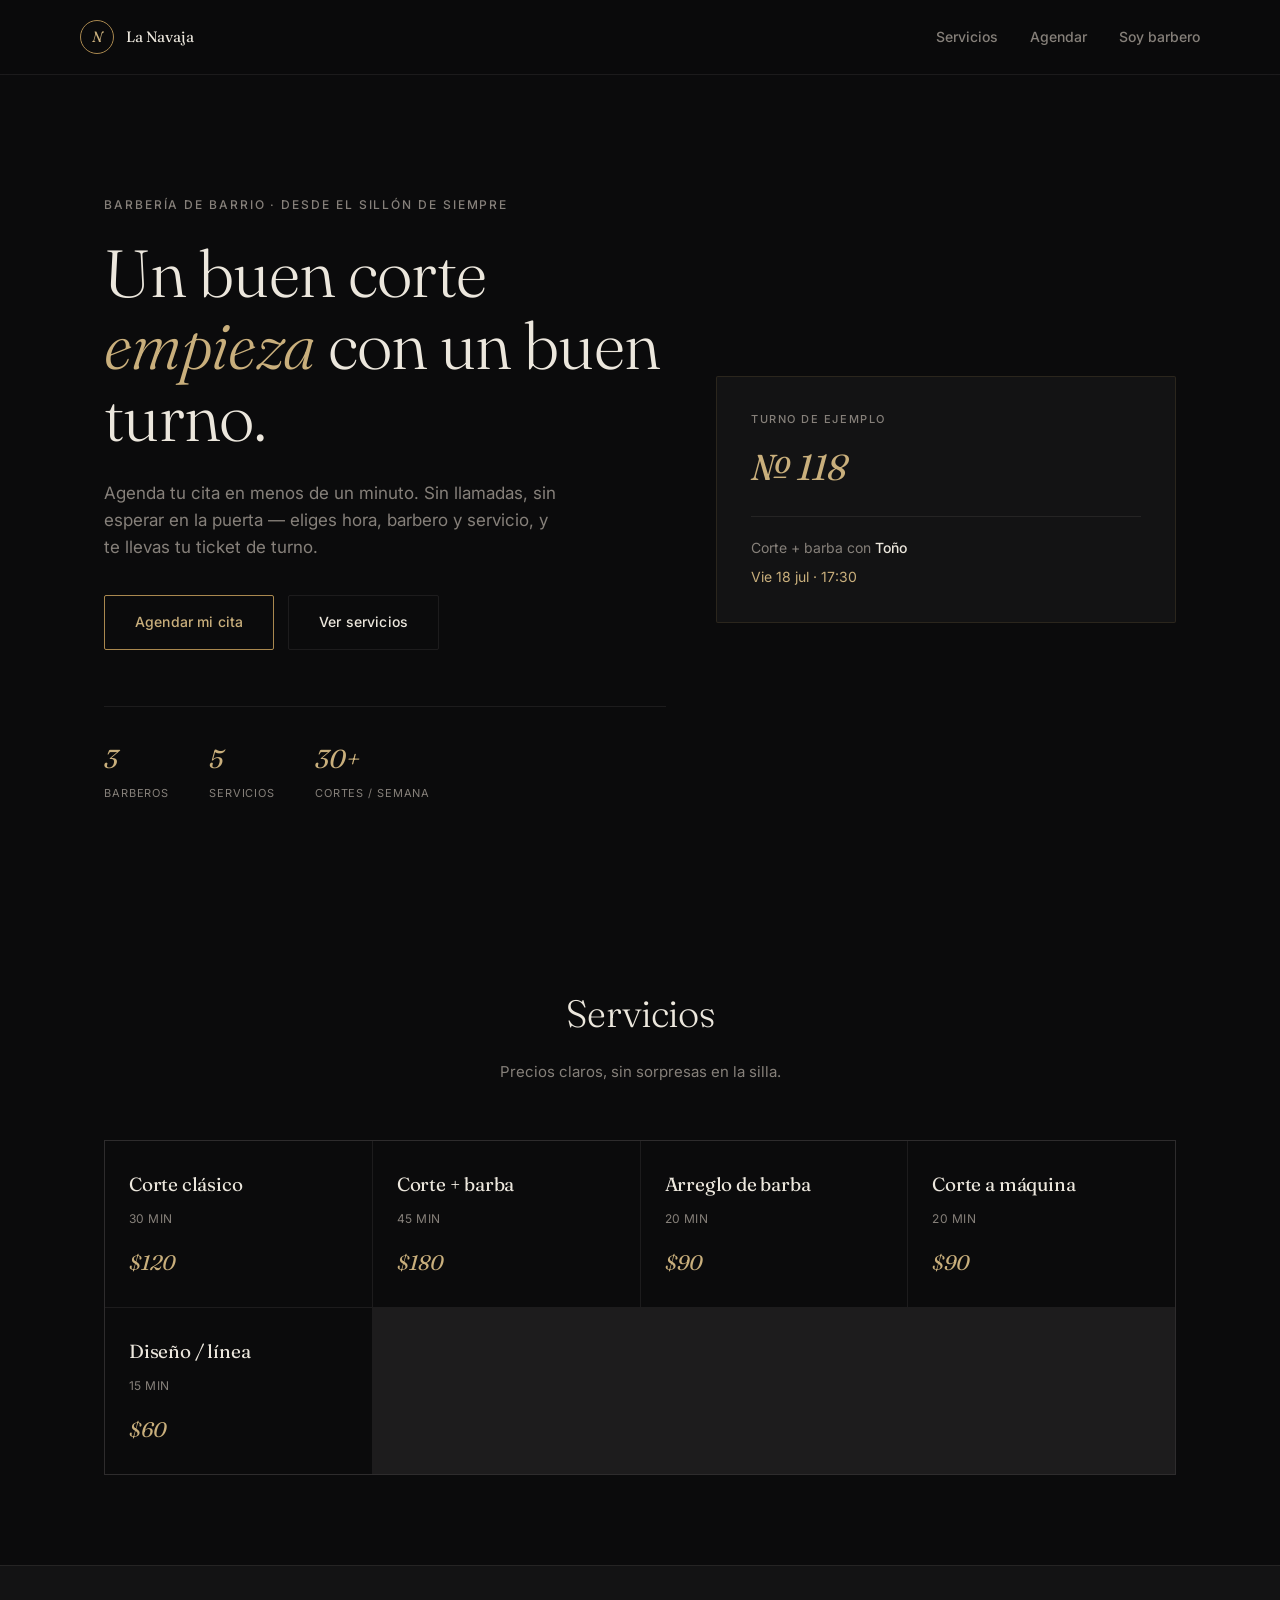
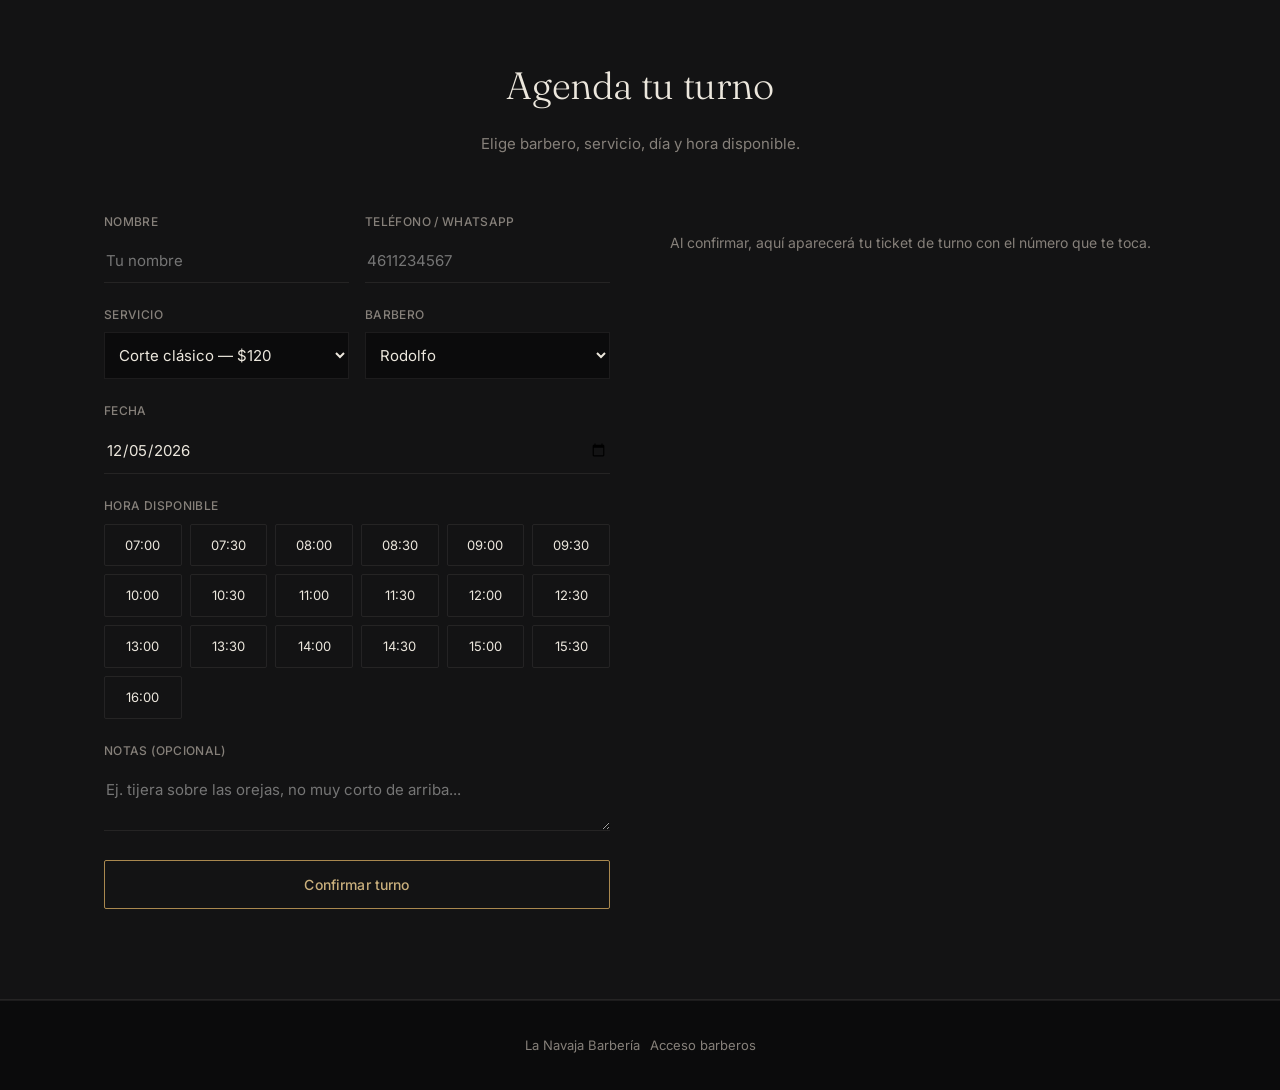
<file: index.html>
<!DOCTYPE html>
<html lang="es">
<head>
<meta charset="UTF-8">
<meta name="viewport" content="width=device-width, initial-scale=1.0">
<title>La Navaja — Barbería</title>
<style>
/* =========================================================
   LA NAVAJA — sistema visual (elegante / premium / sobrio)
   Paleta:
     --negro       #0b0b0c  fondo principal
     --negro-alt   #131314  paneles/tarjetas
     --negro-soft  #1a1a1b  hover/bordes suaves
     --marfil      #ece7dd  texto claro
     --dorado      #a9884f  acento, uso moderado
     --dorado-claro#c9af7c  hover/detalle
     --tinta       #86807a  texto secundario
   Tipografía:
     Display: 'Fraunces'  (serif ligera, itálica en detalles)
     Cuerpo:  'Inter'     (sans neutra, cuerpo/UI)
     Datos:   'JetBrains Mono' (números, uso mínimo)
   ========================================================= */

@import url('https://fonts.googleapis.com/css2?family=Fraunces:ital,opsz,wght@0,9..144,300;0,9..144,400;0,9..144,500;1,9..144,400;1,9..144,500&family=Inter:wght@400;500;600&family=JetBrains+Mono:wght@400;500&display=swap');

:root {
  --negro: #0b0b0c;
  --negro-alt: #131314;
  --negro-soft: #1a1a1b;
  --marfil: #ece7dd;
  --dorado: #a9884f;
  --dorado-claro: #c9af7c;
  --tinta: #86807a;
  --linea: rgba(169, 136, 79, 0.16);
  --linea-suave: rgba(236, 231, 221, 0.08);
  --radio: 2px;
  --sombra: 0 20px 50px rgba(0,0,0,0.5);
}

* { box-sizing: border-box; }

html { scroll-behavior: smooth; }

body {
  margin: 0;
  background: var(--negro);
  color: var(--marfil);
  font-family: 'Inter', sans-serif;
  line-height: 1.6;
  -webkit-font-smoothing: antialiased;
  font-size: 15px;
}

h1, h2, h3, .display {
  font-family: 'Fraunces', serif;
  font-weight: 400;
  letter-spacing: -0.01em;
  margin: 0;
}

.mono { font-family: 'JetBrains Mono', monospace; }

a { color: inherit; }

/* ---------- layout utilitario ---------- */
.wrap {
  max-width: 1120px;
  margin: 0 auto;
  padding: 0 24px;
  position: relative;
  z-index: 1;
}

.btn {
  display: inline-flex;
  align-items: center;
  justify-content: center;
  gap: 8px;
  padding: 15px 30px;
  border-radius: var(--radio);
  border: 1px solid transparent;
  font-family: 'Inter', sans-serif;
  font-weight: 500;
  font-size: 14px;
  letter-spacing: 0.01em;
  cursor: pointer;
  transition: background .2s ease, border-color .2s ease, color .2s ease;
  text-decoration: none;
}
.btn:active { transform: translateY(1px); }
.btn:focus-visible { outline: 1px solid var(--dorado); outline-offset: 3px; }

.btn-dorado {
  background: transparent;
  border-color: var(--dorado);
  color: var(--dorado-claro);
}
.btn-dorado:hover { background: var(--dorado); color: var(--negro); }

.btn-fantasma {
  background: transparent;
  border-color: var(--linea-suave);
  color: var(--marfil);
}
.btn-fantasma:hover { border-color: var(--tinta); }

.btn-vino {
  background: transparent;
  border-color: rgba(184, 110, 110, 0.4);
  color: #c98c8c;
}
.btn-vino:hover { background: rgba(184, 110, 110, 0.12); }

.badge {
  display: inline-block;
  padding: 4px 11px;
  border-radius: 100px;
  font-size: 11px;
  font-weight: 500;
  letter-spacing: 0.06em;
  text-transform: uppercase;
  font-family: 'Inter', sans-serif;
  background: transparent;
}
.badge-pendiente { color: var(--dorado-claro); border: 1px solid var(--linea); }
.badge-confirmada { color: #9fc9ac; border: 1px solid rgba(159,201,172,0.3); }
.badge-cancelada { color: #c98c8c; border: 1px solid rgba(201,140,140,0.3); }
.badge-completada { color: var(--tinta); border: 1px solid var(--linea-suave); }

input, select, textarea {
  width: 100%;
  background: transparent;
  border: none;
  border-bottom: 1px solid var(--linea-suave);
  color: var(--marfil);
  padding: 12px 2px;
  border-radius: 0;
  font-family: 'Inter', sans-serif;
  font-size: 15px;
  transition: border-color .2s ease;
}
input:focus, select:focus, textarea:focus {
  outline: none;
  border-color: var(--dorado);
}
select { background: var(--negro); border: 1px solid var(--linea-suave); padding: 12px 10px; }
select:focus { border-color: var(--dorado); }
label {
  display: block;
  font-size: 12px;
  color: var(--tinta);
  margin-bottom: 8px;
  font-weight: 500;
  letter-spacing: 0.03em;
  text-transform: uppercase;
}
.campo { margin-bottom: 22px; }

/* ---------- marca: monograma estático, sin animación ---------- */
.pole {
  width: 34px;
  height: 34px;
  border-radius: 50%;
  border: 1px solid var(--dorado);
  flex-shrink: 0;
  display: flex;
  align-items: center;
  justify-content: center;
  font-family: 'Fraunces', serif;
  font-style: italic;
  font-size: 15px;
  color: var(--dorado-claro);
}
.pole::before { content: "N"; }

/* ---------- ticket de turno: elemento firma, ahora sobrio ---------- */
.ticket {
  position: relative;
  background: var(--negro-alt);
  border: 1px solid var(--linea);
  border-radius: var(--radio);
  padding: 32px 30px;
}
.ticket-perforado {
  position: relative;
  border-top: 1px solid var(--linea-suave);
  margin-top: 20px;
  padding-top: 20px;
}
.ticket-numero {
  font-family: 'Fraunces', serif;
  font-style: italic;
  font-weight: 400;
  font-size: 36px;
  color: var(--dorado-claro);
  letter-spacing: 0;
}
.ticket-eyebrow {
  font-family: 'Inter', sans-serif;
  font-size: 11px;
  font-weight: 500;
  letter-spacing: 0.14em;
  text-transform: uppercase;
  color: var(--tinta);
}

/* ---------- scrollbar discreta ---------- */
::-webkit-scrollbar { width: 8px; }
::-webkit-scrollbar-track { background: var(--negro); }
::-webkit-scrollbar-thumb { background: var(--negro-soft); border-radius: 10px; }

.toast {
  position: fixed;
  bottom: 24px;
  right: 24px;
  background: var(--negro-alt);
  border: 1px solid var(--linea);
  color: var(--marfil);
  padding: 14px 20px;
  border-radius: var(--radio);
  box-shadow: var(--sombra);
  font-size: 14px;
  z-index: 999;
  transform: translateY(20px);
  opacity: 0;
  transition: all .25s ease;
  max-width: 320px;
}
.toast.mostrar { transform: translateY(0); opacity: 1; }

@media (max-width: 720px) {
  .wrap { padding: 0 16px; }
}

</style>
<style>
  header {
    position: sticky; top: 0; z-index: 50;
    background: rgba(11,11,12,0.9);
    backdrop-filter: blur(8px);
    border-bottom: 1px solid var(--linea-suave);
  }
  .nav {
    display: flex; align-items: center; justify-content: space-between;
    padding: 20px 0;
  }
  .marca { display: flex; align-items: center; gap: 12px; text-decoration: none; }
  .nav-links { display: flex; gap: 32px; align-items: center; }
  .nav-links a { text-decoration: none; color: var(--tinta); font-size: 14px; font-weight: 500; }
  .nav-links a:hover { color: var(--dorado-claro); }

  .hero {
    padding: 120px 0 90px;
  }
  .eyebrow {
    font-family: 'Inter', sans-serif;
    font-size: 12px;
    font-weight: 500;
    letter-spacing: 0.16em;
    text-transform: uppercase;
    color: var(--tinta);
    margin-bottom: 24px;
  }
  .hero h1 {
    font-weight: 300;
    font-size: clamp(40px, 5.2vw, 68px);
    line-height: 1.08;
    margin-bottom: 26px;
  }
  .hero h1 em { color: var(--dorado-claro); font-style: italic; }
  .hero p { color: var(--tinta); font-size: 17px; max-width: 460px; margin-bottom: 34px; font-weight: 400; }
  .hero-cta { display: flex; gap: 14px; flex-wrap: wrap; }
  .hero-stats { display: flex; gap: 40px; margin-top: 56px; padding-top: 32px; border-top: 1px solid var(--linea-suave); }
  .hero-stats div span { display: block; font-family: 'Fraunces', serif; font-style: italic; font-weight: 400; font-size: 26px; color: var(--dorado-claro); }
  .hero-stats div small { color: var(--tinta); font-size: 11px; text-transform: uppercase; letter-spacing: 0.08em; }

  .hero-visual {
    background: var(--negro-alt);
    border: 1px solid var(--linea);
    border-radius: var(--radio);
    padding: 34px;
  }
  .hero-visual .ticket-eyebrow { margin-bottom: 10px; }

  section { padding: 90px 0; }
  .seccion-titulo { text-align: center; margin-bottom: 56px; }
  .seccion-titulo h2 { font-weight: 300; font-size: clamp(28px, 4vw, 38px); margin-bottom: 12px; }
  .seccion-titulo p { color: var(--tinta); }

  .servicios-grid {
    display: grid;
    grid-template-columns: repeat(auto-fit, minmax(220px, 1fr));
    gap: 1px;
    background: var(--linea-suave);
    border: 1px solid var(--linea-suave);
  }
  .servicio-card {
    background: var(--negro);
    padding: 28px 24px;
    transition: background .15s ease;
  }
  .servicio-card:hover { background: var(--negro-alt); }
  .servicio-card h3 { font-family: 'Fraunces', serif; font-weight: 400; font-size: 19px; margin-bottom: 6px; }
  .servicio-card .precio { font-family: 'Fraunces', serif; font-style: italic; color: var(--dorado-claro); font-size: 21px; margin-top: 16px; display: block; }
  .servicio-card .minutos { color: var(--tinta); font-size: 12px; letter-spacing: 0.04em; text-transform: uppercase; }

  #agendar { background: var(--negro-alt); border-top: 1px solid var(--linea-suave); border-bottom: 1px solid var(--linea-suave); }
  .agendar-grid { display: grid; grid-template-columns: 1fr 1fr; gap: 60px; align-items: start; }
  .fila-2 { display: grid; grid-template-columns: 1fr 1fr; gap: 16px; }
  .fila-3 { display: grid; grid-template-columns: 1fr 1fr 1fr; gap: 16px; }

  .horarios-grid {
    display: grid;
    grid-template-columns: repeat(auto-fill, minmax(72px, 1fr));
    gap: 8px;
    margin-top: 6px;
  }
  .hora-btn {
    padding: 10px 4px;
    text-align: center;
    border: 1px solid var(--linea-suave);
    border-radius: var(--radio);
    background: transparent;
    color: var(--marfil);
    font-family: 'Inter', sans-serif;
    font-size: 13px;
    cursor: pointer;
    transition: all .12s ease;
  }
  .hora-btn:hover:not(.ocupada) { border-color: var(--dorado); }
  .hora-btn.activa { background: var(--dorado); color: var(--negro); border-color: var(--dorado); font-weight: 600; }
  .hora-btn.ocupada { opacity: 0.25; cursor: not-allowed; text-decoration: line-through; }

  #resultado-ticket { display: none; }

  footer {
    border-top: 1px solid var(--linea-suave);
    padding: 34px 0;
    color: var(--tinta);
    font-size: 13px;
    display: flex;
    justify-content: space-between;
    flex-wrap: wrap;
    gap: 10px;
  }
  footer a { color: var(--tinta); text-decoration: none; }
  footer a:hover { color: var(--dorado-claro); }

  @media (max-width: 860px) {
    .hero { grid-template-columns: 1fr; padding-top: 50px; }
    .agendar-grid { grid-template-columns: 1fr; gap: 34px; }
    .fila-2, .fila-3 { grid-template-columns: 1fr; }
    .hero-stats { flex-wrap: wrap; }
  }
</style>
</head>
<body>

<header>
  <div class="wrap nav">
    <a href="index.html" class="marca">
      <div class="pole"></div>
      <span class="display">La Navaja</span>
    </a>
    <nav class="nav-links">
      <a href="#servicios">Servicios</a>
      <a href="#agendar">Agendar</a>
      <a href="login.html">Soy barbero</a>
    </nav>
  </div>
</header>

<section class="hero">
  <div class="wrap" style="display:grid; grid-template-columns: 1.1fr 0.9fr; gap:50px; align-items:center;">
    <div>
      <div class="eyebrow">Barbería de barrio · desde el sillón de siempre</div>
      <h1>Un buen corte <br><em>empieza</em> con un buen turno.</h1>
      <p>Agenda tu cita en menos de un minuto. Sin llamadas, sin esperar en la puerta — eliges hora, barbero y servicio, y te llevas tu ticket de turno.</p>
      <div class="hero-cta">
        <a href="#agendar" class="btn btn-dorado">Agendar mi cita</a>
        <a href="#servicios" class="btn btn-fantasma">Ver servicios</a>
      </div>
      <div class="hero-stats">
        <div><span>3</span><small>Barberos</small></div>
        <div><span>5</span><small>Servicios</small></div>
        <div><span>30+</span><small>Cortes / semana</small></div>
      </div>
    </div>
    <div class="hero-visual">
      <div class="ticket-eyebrow">Turno de ejemplo</div>
      <div class="ticket-numero">№ 118</div>
      <div class="ticket-perforado">
        <p style="margin:0 0 6px; color:var(--tinta); font-size:14px;">Corte + barba con <strong style="color:var(--marfil); font-weight:500;">Toño</strong></p>
        <p style="margin:0; color:var(--dorado-claro); font-size:14px;">Vie 18 jul · 17:30</p>
      </div>
    </div>
  </div>
</section>

<section id="servicios">
  <div class="wrap">
    <div class="seccion-titulo">
      <h2>Servicios</h2>
      <p>Precios claros, sin sorpresas en la silla.</p>
    </div>
    <div class="servicios-grid" id="lista-servicios"></div>
  </div>
</section>

<section id="agendar">
  <div class="wrap">
    <div class="seccion-titulo">
      <h2>Agenda tu turno</h2>
      <p>Elige barbero, servicio, día y hora disponible.</p>
    </div>

    <div class="agendar-grid">
      <form id="form-cita">
        <div class="fila-2">
          <div class="campo">
            <label for="nombre">Nombre</label>
            <input type="text" id="nombre" required placeholder="Tu nombre">
          </div>
          <div class="campo">
            <label for="telefono">Teléfono / WhatsApp</label>
            <input type="tel" id="telefono" required placeholder="4611234567">
          </div>
        </div>

        <div class="fila-2">
          <div class="campo">
            <label for="servicio">Servicio</label>
            <select id="servicio" required></select>
          </div>
          <div class="campo">
            <label for="barbero">Barbero</label>
            <select id="barbero" required></select>
          </div>
        </div>

        <div class="campo">
          <label for="fecha">Fecha</label>
          <input type="date" id="fecha" required>
        </div>

        <div class="campo">
          <label>Hora disponible</label>
          <div class="horarios-grid" id="horarios"></div>
          <input type="hidden" id="hora" required>
        </div>

        <div class="campo">
          <label for="notas">Notas (opcional)</label>
          <textarea id="notas" rows="2" placeholder="Ej. tijera sobre las orejas, no muy corto de arriba..."></textarea>
        </div>

        <button type="submit" class="btn btn-dorado" style="width:100%;">Confirmar turno</button>
      </form>

      <div>
        <div class="ticket" id="resultado-ticket">
          <div class="ticket-eyebrow">Tu turno quedó agendado</div>
          <div class="ticket-numero" id="tk-numero">№ —</div>
          <div class="ticket-perforado">
            <p style="margin:0 0 4px;"><strong id="tk-nombre"></strong></p>
            <p style="margin:0 0 4px; color:var(--dorado-claro); font-weight:500;" id="tk-servicio"></p>
            <p style="margin:0 0 4px; color:var(--tinta);" id="tk-barbero"></p>
            <p style="margin:0; color:var(--marfil); font-weight:500;" id="tk-fechahora"></p>
          </div>
          <p style="margin-top:16px; font-size:13px; color:var(--tinta);">Guarda o toma captura de este ticket. Te esperamos un poco antes de tu hora.</p>
        </div>
        <div id="placeholder-ticket" style="color:var(--tinta); font-size:14px; padding-top: 20px;">
          Al confirmar, aquí aparecerá tu ticket de turno con el número que te toca.
        </div>
      </div>
    </div>
  </div>
</section>

<footer>
  <div class="wrap" style="display:flex; justify-content:space-between; flex-wrap:wrap; gap:10px;">
    <span>La Navaja Barbería</span>
    <a href="login.html">Acceso barberos</a>
  </div>
</footer>

<script src="data.js"></script>
<script>
  // --- poblar selects de servicios y barberos ---
  const selServicio = document.getElementById('servicio');
  const selBarbero = document.getElementById('barbero');
  const listaServicios = document.getElementById('lista-servicios');

  DB.SERVICIOS.forEach(s => {
    const opt = document.createElement('option');
    opt.value = s.id;
    opt.textContent = `${s.nombre} — $${s.precio}`;
    selServicio.appendChild(opt);

    const card = document.createElement('div');
    card.className = 'servicio-card';
    card.innerHTML = `<h3>${s.nombre}</h3><span class="minutos">${s.minutos} min</span><span class="precio">$${s.precio}</span>`;
    listaServicios.appendChild(card);
  });

  DB.BARBEROS.forEach(b => {
    const opt = document.createElement('option');
    opt.value = b.id;
    opt.textContent = b.nombre;
    selBarbero.appendChild(opt);
  });

  // --- fecha mínima: hoy ---
  const inputFecha = document.getElementById('fecha');
  const hoy = new Date().toISOString().split('T')[0];
  inputFecha.min = hoy;
  inputFecha.value = hoy;

  // --- render de horarios disponibles ---
  const contHorarios = document.getElementById('horarios');
  const inputHora = document.getElementById('hora');

  function renderHorarios() {
    contHorarios.innerHTML = '';
    inputHora.value = '';
    const fecha = inputFecha.value;
    const barberoId = selBarbero.value;
    const disponibles = DB.HORARIOS.filter(h => !DB.horaOcupada(barberoId, fecha, h));

    if (disponibles.length === 0) {
      const aviso = document.createElement('p');
      aviso.style.cssText = 'color:var(--tinta); font-size:14px; grid-column: 1 / -1; margin:0;';
      aviso.textContent = 'No quedan horarios libres con este barbero en esta fecha. Prueba otro día o barbero.';
      contHorarios.appendChild(aviso);
      return;
    }

    disponibles.forEach(h => {
      const btn = document.createElement('div');
      btn.className = 'hora-btn';
      btn.textContent = h;
      btn.addEventListener('click', () => {
        document.querySelectorAll('.hora-btn.activa').forEach(el => el.classList.remove('activa'));
        btn.classList.add('activa');
        inputHora.value = h;
      });
      contHorarios.appendChild(btn);
    });
  }

  renderHorarios();
  inputFecha.addEventListener('change', renderHorarios);
  selBarbero.addEventListener('change', renderHorarios);

  // --- envío del formulario ---
  document.getElementById('form-cita').addEventListener('submit', (e) => {
    e.preventDefault();

    if (!inputHora.value) {
      mostrarToast('Elige un horario disponible.');
      return;
    }

    const cita = DB.crearCita({
      nombre: document.getElementById('nombre').value.trim(),
      telefono: document.getElementById('telefono').value.trim(),
      servicioId: selServicio.value,
      barberoId: selBarbero.value,
      fecha: inputFecha.value,
      hora: inputHora.value,
      notas: document.getElementById('notas').value.trim()
    });

    const servicio = DB.servicio(cita.servicioId);
    const barbero = DB.barbero(cita.barberoId);

    document.getElementById('tk-numero').textContent = `№ ${cita.numero}`;
    document.getElementById('tk-nombre').textContent = cita.nombre;
    document.getElementById('tk-servicio').textContent = `${servicio.nombre} — $${servicio.precio}`;
    document.getElementById('tk-barbero').textContent = `Con ${barbero.nombre}`;
    document.getElementById('tk-fechahora').textContent = `${formatearFecha(cita.fecha)} · ${cita.hora}`;

    document.getElementById('resultado-ticket').style.display = 'block';
    document.getElementById('placeholder-ticket').style.display = 'none';

    mostrarToast('¡Turno confirmado! Guarda tu ticket.');
    e.target.reset();
    inputFecha.value = hoy;
    renderHorarios();
    document.getElementById('resultado-ticket').scrollIntoView({ behavior: 'smooth', block: 'nearest' });
  });
</script>

</body>
</html>
</file>
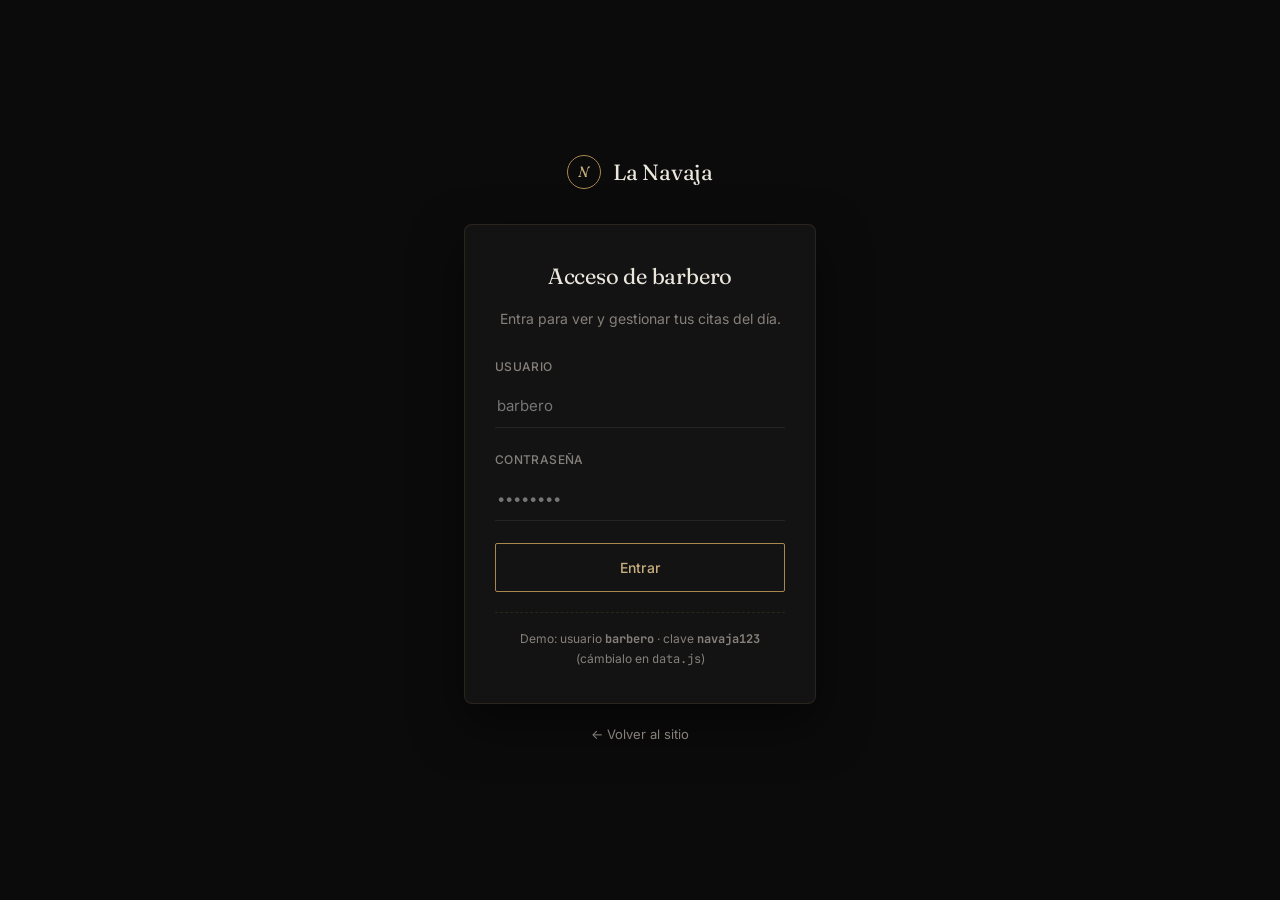
<file: admin.html>
<!DOCTYPE html>
<html lang="es">
<head>
<meta charset="UTF-8">
<meta name="viewport" content="width=device-width, initial-scale=1.0">
<title>Panel del barbero — La Navaja</title>
<link rel="stylesheet" href="style.css">
<style>
  header {
    border-bottom: 1px solid var(--linea);
    background: var(--negro-alt);
  }
  .nav { display:flex; align-items:center; justify-content:space-between; padding: 16px 0; }
  .marca { display:flex; align-items:center; gap:12px; text-decoration:none; }
  .marca span { font-size: 19px; color: var(--marfil); }

  main { padding: 40px 0 70px; }

  .stats-grid {
    display: grid;
    grid-template-columns: repeat(auto-fit, minmax(160px, 1fr));
    gap: 16px;
    margin-bottom: 40px;
  }
  .stat-card {
    background: var(--negro-alt);
    border: 1px solid var(--linea);
    border-radius: 6px;
    padding: 20px;
  }
  .stat-card .num { font-family: 'Fraunces', serif; font-size: 32px; color: var(--dorado); }
  .stat-card .lbl { color: var(--tinta); font-size: 13px; text-transform: uppercase; letter-spacing: 0.04em; }

  .toolbar {
    display: flex;
    gap: 14px;
    flex-wrap: wrap;
    align-items: end;
    margin-bottom: 26px;
    justify-content: space-between;
  }
  .toolbar-filtros { display: flex; gap: 14px; flex-wrap: wrap; }
  .toolbar-filtros .campo { margin-bottom: 0; min-width: 160px; }

  .tabla-wrap {
    background: var(--negro-alt);
    border: 1px solid var(--linea);
    border-radius: 8px;
    overflow: hidden;
  }
  table { width: 100%; border-collapse: collapse; }
  thead th {
    text-align: left;
    font-family: 'JetBrains Mono', monospace;
    font-size: 11px;
    letter-spacing: 0.08em;
    text-transform: uppercase;
    color: var(--tinta);
    padding: 14px 16px;
    border-bottom: 1px solid var(--linea);
  }
  tbody td {
    padding: 14px 16px;
    border-bottom: 1px solid rgba(201,160,74,0.1);
    font-size: 14px;
    vertical-align: middle;
  }
  tbody tr:last-child td { border-bottom: none; }
  tbody tr:hover { background: rgba(201,160,74,0.04); }
  .num-turno { font-family: 'JetBrains Mono', monospace; color: var(--dorado); font-weight: 600; }
  .celda-acciones { display: flex; gap: 8px; flex-wrap: wrap; }
  .btn-mini {
    padding: 6px 10px;
    font-size: 12px;
    border-radius: var(--radio);
    border: 1px solid var(--linea);
    background: transparent;
    color: var(--marfil);
    cursor: pointer;
    font-family: 'Inter', sans-serif;
  }
  .btn-mini:hover { border-color: var(--dorado); color: var(--dorado-claro); }
  .btn-mini.eliminar:hover { border-color: #c98c8c; color: #e19a9a; }

  .vacio {
    text-align: center;
    padding: 60px 20px;
    color: var(--tinta);
  }
  .vacio .pole { margin: 0 auto 18px; }

  select.filtro-select { padding: 10px 12px; font-size: 13px; }

  @media (max-width: 720px) {
    .tabla-wrap { overflow-x: auto; }
    table { min-width: 720px; }
  }
</style>
</head>
<body>

<header>
  <div class="wrap nav">
    <a href="admin.html" class="marca">
      <div class="pole"></div>
      <span class="display">La Navaja · Panel</span>
    </a>
    <div style="display:flex; align-items:center; gap:16px;">
      <span class="mono" style="font-size:13px; color:var(--tinta);" id="saludo"></span>
      <button class="btn btn-fantasma" id="btn-salir" style="padding:10px 18px; font-size:14px;">Salir</button>
    </div>
  </div>
</header>

<main class="wrap">

  <div class="stats-grid">
    <div class="stat-card"><div class="num" id="stat-hoy">0</div><div class="lbl">Citas hoy</div></div>
    <div class="stat-card"><div class="num" id="stat-semana">0</div><div class="lbl">Esta semana</div></div>
    <div class="stat-card"><div class="num" id="stat-pendientes">0</div><div class="lbl">Pendientes</div></div>
    <div class="stat-card"><div class="num" id="stat-ingresos">$0</div><div class="lbl">Ingresos (confirmadas)</div></div>
  </div>

  <div class="toolbar">
    <div class="toolbar-filtros">
      <div class="campo">
        <label for="filtro-barbero">Barbero</label>
        <select id="filtro-barbero" class="filtro-select"><option value="">Todos</option></select>
      </div>
      <div class="campo">
        <label for="filtro-fecha">Fecha</label>
        <input type="date" id="filtro-fecha" class="filtro-select">
      </div>
      <div class="campo">
        <label for="filtro-estado">Estado</label>
        <select id="filtro-estado" class="filtro-select">
          <option value="">Todos</option>
          <option value="pendiente">Pendiente</option>
          <option value="confirmada">Confirmada</option>
          <option value="completada">Completada</option>
          <option value="cancelada">Cancelada</option>
        </select>
      </div>
    </div>
    <button class="btn btn-fantasma" id="btn-limpiar-filtros" style="padding:10px 18px; font-size:14px;">Limpiar filtros</button>
  </div>

  <div class="tabla-wrap">
    <table>
      <thead>
        <tr>
          <th>№</th>
          <th>Cliente</th>
          <th>Servicio</th>
          <th>Barbero</th>
          <th>Fecha / hora</th>
          <th>Estado</th>
          <th>Acciones</th>
        </tr>
      </thead>
      <tbody id="cuerpo-tabla"></tbody>
    </table>
    <div class="vacio" id="estado-vacio" style="display:none;">
      <div class="pole" style="width:40px; height:40px;"></div>
      <p>No hay citas que coincidan con estos filtros.</p>
    </div>
  </div>

</main>

<script src="data.js"></script>
<script>
  // --- protección de la página ---
  if (!DB.haySesion()) {
    window.location.href = 'login.html';
  }

  document.getElementById('btn-salir').addEventListener('click', () => {
    DB.cerrarSesion();
    window.location.href = 'index.html';
  });

  const sesion = JSON.parse(localStorage.getItem(DB.SESION_KEY) || '{}');
  document.getElementById('saludo').textContent = `Hola, ${sesion.usuario || 'barbero'}`;

  // --- poblar filtro de barberos ---
  const filtroBarbero = document.getElementById('filtro-barbero');
  DB.BARBEROS.forEach(b => {
    const opt = document.createElement('option');
    opt.value = b.id;
    opt.textContent = b.nombre;
    filtroBarbero.appendChild(opt);
  });

  const filtroFecha = document.getElementById('filtro-fecha');
  const filtroEstado = document.getElementById('filtro-estado');
  const cuerpoTabla = document.getElementById('cuerpo-tabla');
  const estadoVacio = document.getElementById('estado-vacio');

  function estadoSiguiente(estadoActual) {
    // ciclo rápido de estados al hacer clic en "Avanzar"
    const orden = ['pendiente', 'confirmada', 'completada'];
    const i = orden.indexOf(estadoActual);
    return orden[(i + 1) % orden.length] === estadoActual ? null : orden[Math.min(i + 1, orden.length - 1)];
  }

  function renderTabla() {
    const citas = DB.obtenerCitas().sort((a, b) => {
      if (a.fecha === b.fecha) return a.hora.localeCompare(b.hora);
      return a.fecha.localeCompare(b.fecha);
    });

    const fBarbero = filtroBarbero.value;
    const fFecha = filtroFecha.value;
    const fEstado = filtroEstado.value;

    const filtradas = citas.filter(c =>
      (!fBarbero || c.barberoId === fBarbero) &&
      (!fFecha || c.fecha === fFecha) &&
      (!fEstado || c.estado === fEstado)
    );

    cuerpoTabla.innerHTML = '';

    if (filtradas.length === 0) {
      estadoVacio.style.display = 'block';
    } else {
      estadoVacio.style.display = 'none';
    }

    filtradas.forEach(c => {
      const servicio = DB.servicio(c.servicioId);
      const barbero = DB.barbero(c.barberoId);
      const tr = document.createElement('tr');
      tr.innerHTML = `
        <td class="num-turno">№${c.numero}</td>
        <td>
          <div>${c.nombre}</div>
          <div class="mono" style="color:var(--tinta); font-size:12px;">${c.telefono}</div>
        </td>
        <td>${servicio ? servicio.nombre : '—'}</td>
        <td>${barbero ? barbero.nombre : '—'}</td>
        <td class="mono">${formatearFecha(c.fecha)}<br>${c.hora}</td>
        <td><span class="badge badge-${c.estado}">${c.estado}</span></td>
        <td>
          <div class="celda-acciones">
            ${c.estado === 'pendiente' ? `<button class="btn-mini" data-accion="confirmar" data-id="${c.id}">Confirmar</button>` : ''}
            ${c.estado === 'confirmada' ? `<button class="btn-mini" data-accion="completar" data-id="${c.id}">Completar</button>` : ''}
            ${c.estado !== 'cancelada' && c.estado !== 'completada' ? `<button class="btn-mini" data-accion="cancelar" data-id="${c.id}">Cancelar</button>` : ''}
            <button class="btn-mini eliminar" data-accion="eliminar" data-id="${c.id}">Eliminar</button>
          </div>
        </td>
      `;
      cuerpoTabla.appendChild(tr);
    });

    renderStats(citas);
  }

  function renderStats(citas) {
    const hoy = new Date().toISOString().split('T')[0];
    const inicioSemana = new Date();
    inicioSemana.setDate(inicioSemana.getDate() - inicioSemana.getDay());
    const inicioSemanaISO = inicioSemana.toISOString().split('T')[0];

    const activas = citas.filter(c => c.estado !== 'cancelada');
    const hoyCount = activas.filter(c => c.fecha === hoy).length;
    const semanaCount = activas.filter(c => c.fecha >= inicioSemanaISO).length;
    const pendientesCount = citas.filter(c => c.estado === 'pendiente').length;
    const ingresos = citas
      .filter(c => c.estado === 'confirmada' || c.estado === 'completada')
      .reduce((sum, c) => {
        const s = DB.servicio(c.servicioId);
        return sum + (s ? s.precio : 0);
      }, 0);

    document.getElementById('stat-hoy').textContent = hoyCount;
    document.getElementById('stat-semana').textContent = semanaCount;
    document.getElementById('stat-pendientes').textContent = pendientesCount;
    document.getElementById('stat-ingresos').textContent = `$${ingresos}`;
  }

  cuerpoTabla.addEventListener('click', (e) => {
    const btn = e.target.closest('button[data-accion]');
    if (!btn) return;
    const id = btn.dataset.id;
    const accion = btn.dataset.accion;

    if (accion === 'confirmar') {
      DB.actualizarEstado(id, 'confirmada');
      mostrarToast('Cita confirmada.');
    } else if (accion === 'completar') {
      DB.actualizarEstado(id, 'completada');
      mostrarToast('Cita marcada como completada.');
    } else if (accion === 'cancelar') {
      DB.actualizarEstado(id, 'cancelada');
      mostrarToast('Cita cancelada.');
    } else if (accion === 'eliminar') {
      if (confirm('¿Eliminar esta cita permanentemente?')) {
        DB.eliminarCita(id);
        mostrarToast('Cita eliminada.');
      }
    }
    renderTabla();
  });

  [filtroBarbero, filtroFecha, filtroEstado].forEach(el =>
    el.addEventListener('change', renderTabla)
  );

  document.getElementById('btn-limpiar-filtros').addEventListener('click', () => {
    filtroBarbero.value = '';
    filtroFecha.value = '';
    filtroEstado.value = '';
    renderTabla();
  });

  renderTabla();

  // refresca si el cliente agenda una cita en otra pestaña
  window.addEventListener('storage', (e) => {
    if (e.key === DB.CITAS_KEY) renderTabla();
  });
</script>

</body>
</html>
</file>
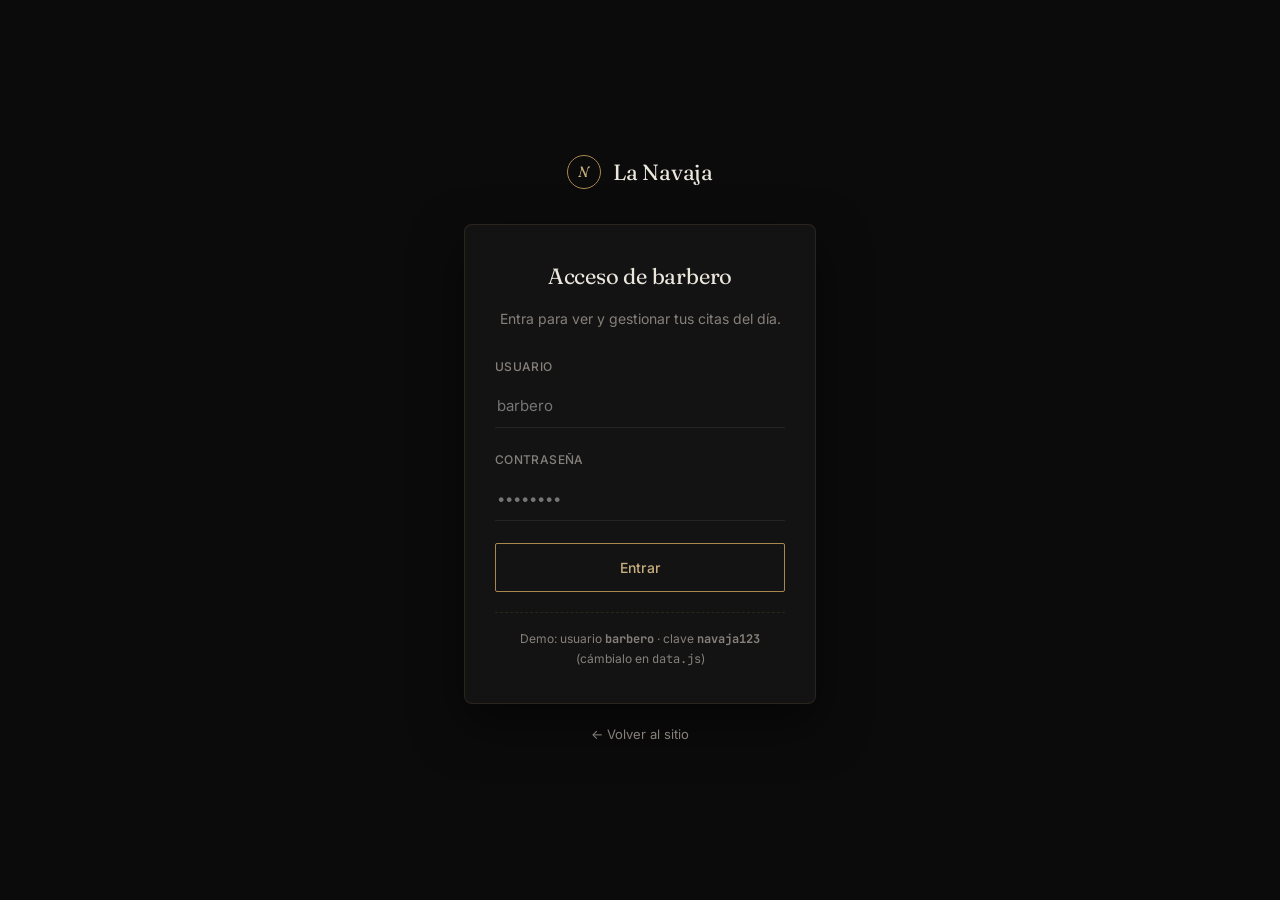
<file: login.html>
<!DOCTYPE html>
<html lang="es">
<head>
<meta charset="UTF-8">
<meta name="viewport" content="width=device-width, initial-scale=1.0">
<title>Acceso barbero — La Navaja</title>
<link rel="stylesheet" href="style.css">
<style>
  body {
    min-height: 100vh;
    display: flex;
    align-items: center;
    justify-content: center;
  }
  .login-wrap { width: 100%; max-width: 400px; padding: 24px; }
  .login-marca { display: flex; align-items: center; gap: 12px; justify-content: center; margin-bottom: 34px; }
  .login-marca span { font-size: 22px; }
  .login-card {
    background: var(--negro-alt);
    border: 1px solid var(--linea);
    border-radius: 8px;
    padding: 34px 30px;
    box-shadow: var(--sombra);
  }
  .login-card h1 { font-size: 22px; margin-bottom: 6px; text-align:center; }
  .login-card p.sub { color: var(--tinta); font-size: 14px; text-align:center; margin-bottom: 26px; }
  .ayuda {
    margin-top: 20px;
    font-size: 12px;
    color: var(--tinta);
    text-align: center;
    border-top: 1px dashed var(--linea);
    padding-top: 16px;
  }
  .volver { display:block; text-align:center; margin-top:20px; font-size:13px; color:var(--tinta); text-decoration:none; }
  .volver:hover { color: var(--dorado); }
  .error-msg {
    display: none;
    background: rgba(154,59,59,0.15);
    border: 1px solid rgba(184,110,110,0.3);
    color: #e19a9a;
    padding: 10px 12px;
    border-radius: var(--radio);
    font-size: 13px;
    margin-bottom: 18px;
  }
</style>
</head>
<body>

<div class="login-wrap">
  <div class="login-marca">
    <div class="pole"></div>
    <span class="display">La Navaja</span>
  </div>

  <div class="login-card">
    <h1>Acceso de barbero</h1>
    <p class="sub">Entra para ver y gestionar tus citas del día.</p>

    <div class="error-msg" id="error-msg">Usuario o contraseña incorrectos.</div>

    <form id="form-login">
      <div class="campo">
        <label for="usuario">Usuario</label>
        <input type="text" id="usuario" required autocomplete="username" placeholder="barbero">
      </div>
      <div class="campo">
        <label for="clave">Contraseña</label>
        <input type="password" id="clave" required autocomplete="current-password" placeholder="••••••••">
      </div>
      <button type="submit" class="btn btn-dorado" style="width:100%;">Entrar</button>
    </form>

    <div class="ayuda">
      Demo: usuario <strong class="mono">barbero</strong> · clave <strong class="mono">navaja123</strong><br>
      (cámbialo en <span class="mono">data.js</span>)
    </div>
  </div>

  <a href="index.html" class="volver">&larr; Volver al sitio</a>
</div>

<script src="data.js"></script>
<script>
  if (DB.haySesion()) {
    window.location.href = 'admin.html';
  }

  document.getElementById('form-login').addEventListener('submit', (e) => {
    e.preventDefault();
    const usuario = document.getElementById('usuario').value.trim();
    const clave = document.getElementById('clave').value;
    const errorMsg = document.getElementById('error-msg');

    if (DB.iniciarSesion(usuario, clave)) {
      window.location.href = 'admin.html';
    } else {
      errorMsg.style.display = 'block';
    }
  });
</script>

</body>
</html>
</file>
<file: style.css>
/* =========================================================
   LA NAVAJA — sistema visual (elegante / premium / sobrio)
   Paleta:
     --negro       #0b0b0c  fondo principal
     --negro-alt   #131314  paneles/tarjetas
     --negro-soft  #1a1a1b  hover/bordes suaves
     --marfil      #ece7dd  texto claro
     --dorado      #a9884f  acento, uso moderado
     --dorado-claro#c9af7c  hover/detalle
     --tinta       #86807a  texto secundario
   Tipografía:
     Display: 'Fraunces'  (serif ligera, itálica en detalles)
     Cuerpo:  'Inter'     (sans neutra, cuerpo/UI)
     Datos:   'JetBrains Mono' (números, uso mínimo)
   ========================================================= */

@import url('https://fonts.googleapis.com/css2?family=Fraunces:ital,opsz,wght@0,9..144,300;0,9..144,400;0,9..144,500;1,9..144,400;1,9..144,500&family=Inter:wght@400;500;600&family=JetBrains+Mono:wght@400;500&display=swap');

:root {
  --negro: #0b0b0c;
  --negro-alt: #131314;
  --negro-soft: #1a1a1b;
  --marfil: #ece7dd;
  --dorado: #a9884f;
  --dorado-claro: #c9af7c;
  --tinta: #86807a;
  --linea: rgba(169, 136, 79, 0.16);
  --linea-suave: rgba(236, 231, 221, 0.08);
  --radio: 2px;
  --sombra: 0 20px 50px rgba(0,0,0,0.5);
}

* { box-sizing: border-box; }

html { scroll-behavior: smooth; }

body {
  margin: 0;
  background: var(--negro);
  color: var(--marfil);
  font-family: 'Inter', sans-serif;
  line-height: 1.6;
  -webkit-font-smoothing: antialiased;
  font-size: 15px;
}

h1, h2, h3, .display {
  font-family: 'Fraunces', serif;
  font-weight: 400;
  letter-spacing: -0.01em;
  margin: 0;
}

.mono { font-family: 'JetBrains Mono', monospace; }

a { color: inherit; }

/* ---------- layout utilitario ---------- */
.wrap {
  max-width: 1120px;
  margin: 0 auto;
  padding: 0 24px;
  position: relative;
  z-index: 1;
}

.btn {
  display: inline-flex;
  align-items: center;
  justify-content: center;
  gap: 8px;
  padding: 15px 30px;
  border-radius: var(--radio);
  border: 1px solid transparent;
  font-family: 'Inter', sans-serif;
  font-weight: 500;
  font-size: 14px;
  letter-spacing: 0.01em;
  cursor: pointer;
  transition: background .2s ease, border-color .2s ease, color .2s ease;
  text-decoration: none;
}
.btn:active { transform: translateY(1px); }
.btn:focus-visible { outline: 1px solid var(--dorado); outline-offset: 3px; }

.btn-dorado {
  background: transparent;
  border-color: var(--dorado);
  color: var(--dorado-claro);
}
.btn-dorado:hover { background: var(--dorado); color: var(--negro); }

.btn-fantasma {
  background: transparent;
  border-color: var(--linea-suave);
  color: var(--marfil);
}
.btn-fantasma:hover { border-color: var(--tinta); }

.btn-vino {
  background: transparent;
  border-color: rgba(184, 110, 110, 0.4);
  color: #c98c8c;
}
.btn-vino:hover { background: rgba(184, 110, 110, 0.12); }

.badge {
  display: inline-block;
  padding: 4px 11px;
  border-radius: 100px;
  font-size: 11px;
  font-weight: 500;
  letter-spacing: 0.06em;
  text-transform: uppercase;
  font-family: 'Inter', sans-serif;
  background: transparent;
}
.badge-pendiente { color: var(--dorado-claro); border: 1px solid var(--linea); }
.badge-confirmada { color: #9fc9ac; border: 1px solid rgba(159,201,172,0.3); }
.badge-cancelada { color: #c98c8c; border: 1px solid rgba(201,140,140,0.3); }
.badge-completada { color: var(--tinta); border: 1px solid var(--linea-suave); }

input, select, textarea {
  width: 100%;
  background: transparent;
  border: none;
  border-bottom: 1px solid var(--linea-suave);
  color: var(--marfil);
  padding: 12px 2px;
  border-radius: 0;
  font-family: 'Inter', sans-serif;
  font-size: 15px;
  transition: border-color .2s ease;
}
input:focus, select:focus, textarea:focus {
  outline: none;
  border-color: var(--dorado);
}
select { background: var(--negro); border: 1px solid var(--linea-suave); padding: 12px 10px; }
select:focus { border-color: var(--dorado); }
label {
  display: block;
  font-size: 12px;
  color: var(--tinta);
  margin-bottom: 8px;
  font-weight: 500;
  letter-spacing: 0.03em;
  text-transform: uppercase;
}
.campo { margin-bottom: 22px; }

/* ---------- marca: monograma estático, sin animación ---------- */
.pole {
  width: 34px;
  height: 34px;
  border-radius: 50%;
  border: 1px solid var(--dorado);
  flex-shrink: 0;
  display: flex;
  align-items: center;
  justify-content: center;
  font-family: 'Fraunces', serif;
  font-style: italic;
  font-size: 15px;
  color: var(--dorado-claro);
}
.pole::before { content: "N"; }

/* ---------- ticket de turno: elemento firma, ahora sobrio ---------- */
.ticket {
  position: relative;
  background: var(--negro-alt);
  border: 1px solid var(--linea);
  border-radius: var(--radio);
  padding: 32px 30px;
}
.ticket-perforado {
  position: relative;
  border-top: 1px solid var(--linea-suave);
  margin-top: 20px;
  padding-top: 20px;
}
.ticket-numero {
  font-family: 'Fraunces', serif;
  font-style: italic;
  font-weight: 400;
  font-size: 36px;
  color: var(--dorado-claro);
  letter-spacing: 0;
}
.ticket-eyebrow {
  font-family: 'Inter', sans-serif;
  font-size: 11px;
  font-weight: 500;
  letter-spacing: 0.14em;
  text-transform: uppercase;
  color: var(--tinta);
}

/* ---------- scrollbar discreta ---------- */
::-webkit-scrollbar { width: 8px; }
::-webkit-scrollbar-track { background: var(--negro); }
::-webkit-scrollbar-thumb { background: var(--negro-soft); border-radius: 10px; }

.toast {
  position: fixed;
  bottom: 24px;
  right: 24px;
  background: var(--negro-alt);
  border: 1px solid var(--linea);
  color: var(--marfil);
  padding: 14px 20px;
  border-radius: var(--radio);
  box-shadow: var(--sombra);
  font-size: 14px;
  z-index: 999;
  transform: translateY(20px);
  opacity: 0;
  transition: all .25s ease;
  max-width: 320px;
}
.toast.mostrar { transform: translateY(0); opacity: 1; }

@media (max-width: 720px) {
  .wrap { padding: 0 16px; }
}
</file>
